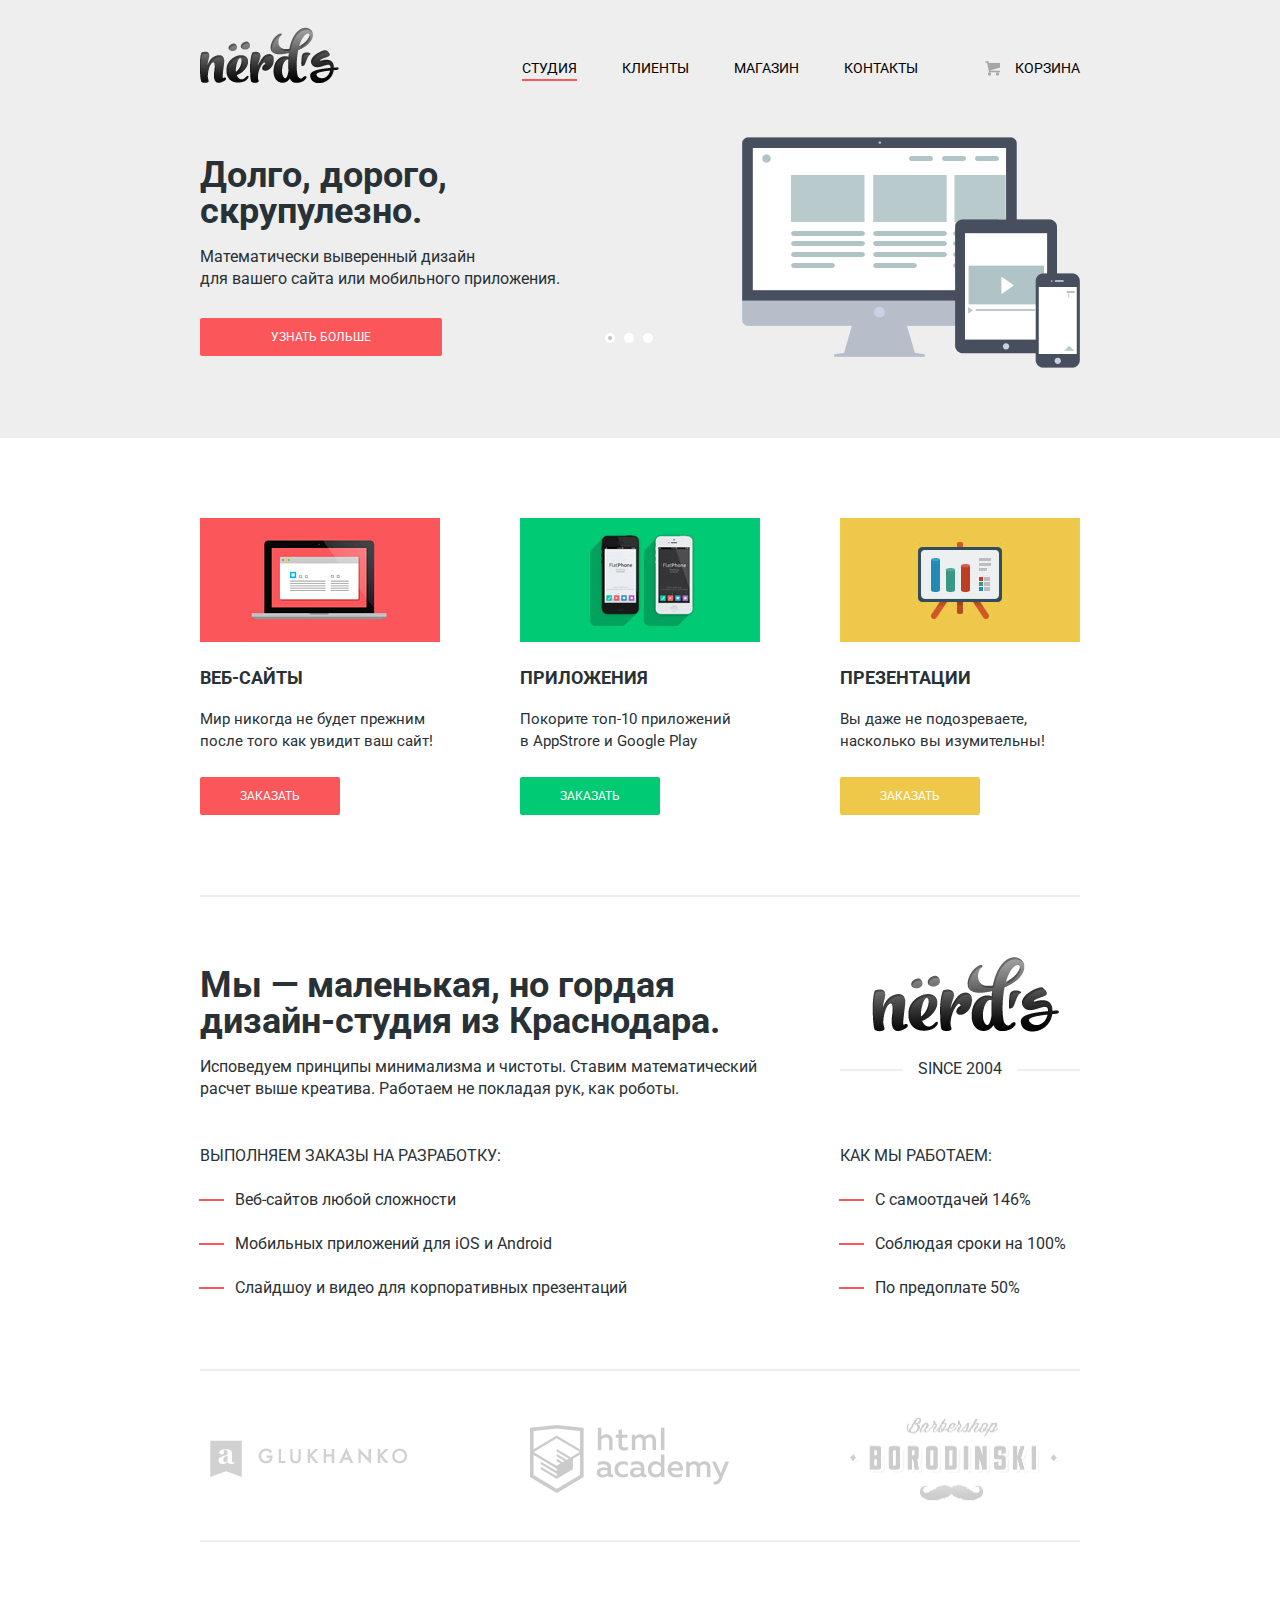
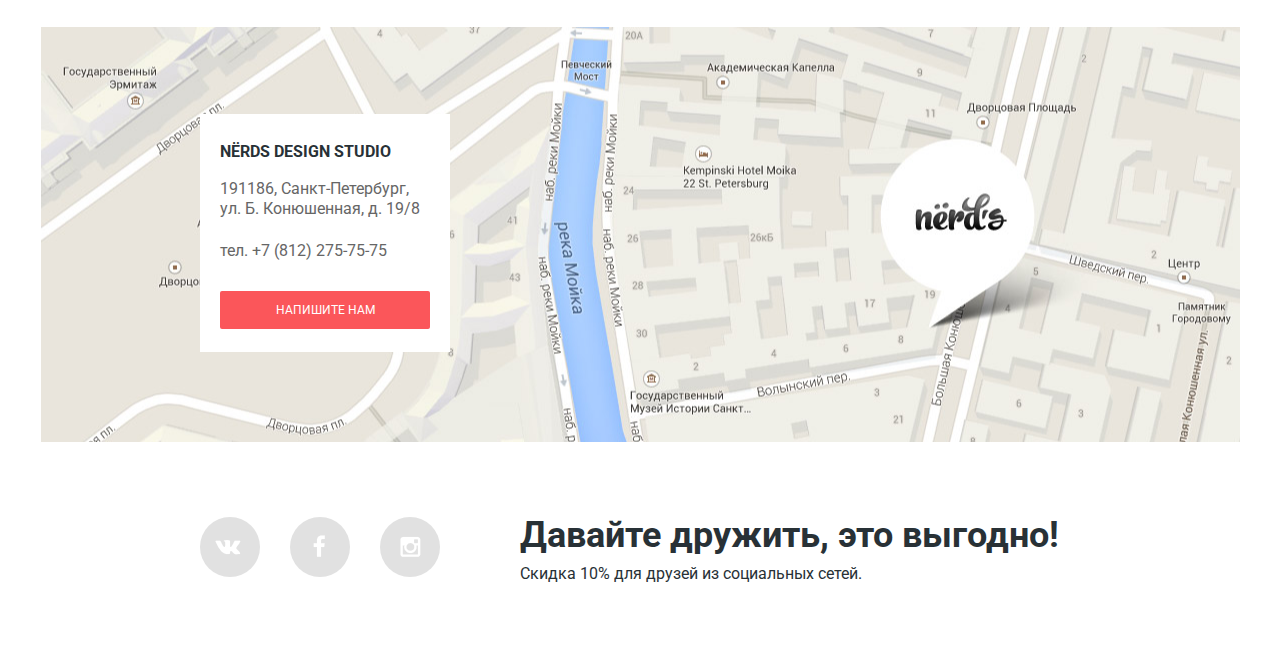
<file: index.html>
<!DOCTYPE html>
<html lang="ru">

<head>
  <meta charset="UTF-8">
  <title>Студия</title>
  <meta name="viewport" content="width=device-width, initial-scale=1.0">
  <meta http-equiv="X-UA-Compatible" content="ie=edge">
  <link href="https://fonts.googleapis.com/css?family=Roboto:400,500,700&amp;subset=cyrillic" rel="stylesheet">
  <link rel="stylesheet" href="css/normalize.css">
  <link rel="stylesheet" href="css/style.css">
</head>

<body>
<header class="page-header">
  <div class="container">

    <section class="page-header__navigation clearfix">
      <a class="page-header__logo">
        <img src="img/logo.png" alt="Логотип" width="139" height="56">
      </a>

      <nav class="main-nav">
        <ul class="main-nav__list">
          <li class="main-nav__item  main-nav__item--current">
            <a>Студия</a>
          </li>
          <li class="main-nav__item">
            <a href="#">Клиенты</a>
          </li>
          <li class="main-nav__item">
            <a href="catalog.html">Магазин</a>
          </li>
          <li class="main-nav__item">
            <a href="#">Контакты</a>
          </li>
          <li class="main-nav__item  main-nav__item--card">
            <a href="#">Корзина</a>
          </li>
        </ul>
      </nav>

    </section>

    <section class="slider">
      <ul class="slider__controls-list">
        <li class="slider__controls-item">
          <input type="radio" name="slider__radio" id="slider__radio--1" checked>
          <label for="slider__radio--1" class="slider__selector slider__selector--1"></label>
        </li>
        <li class="slider__controls-item">
          <input type="radio" name="slider__radio" id="slider__radio--2">
          <label for="slider__radio--2" class="slider__selector slider__selector--2"></label>
        </li>
        <li class="slider__controls-item">
          <input type="radio" name="slider__radio" id="slider__radio--3">
          <label for="slider__radio--3" class="slider__selector slider__selector--3"></label>
        </li>
      </ul>

      <div class="slider__wrapper">
        <div class="slide slide--long slide--show clearfix">
          <b class="slide__caption">Долго, дорого, <br>скрупулезно.</b>
          <p class="slide__text">Математически выверенный дизайн <br>для вашего сайта или мобильного приложения.
          </p>
          <a href="#" class="btn  btn--slide">Узнать больше</a>
        </div>

        <div class="slide slide--mathematics clearfix">
          <b class="slide__caption">Любите ли вы математику, как любим ее мы?</b>
          <p class="slide__text">Нашим дизайнерам мы удаляем нейроны, ответственные за креатив, чтобы дать им
            возможность все просчитать</p>
          <a href="#" class="btn  btn--slide">Узнать больше</a>
        </div>

        <div class="slide slide--hardcore clearfix">
          <b class="slide__caption">Только наркотики, <br>только хардкор!</b>
          <p class="slide__text">Все дизайнерские решения в нашей компании принимаются только под воздействием
            качественных галлюциногенов</p>
          <a href="#" class="btn  btn--slide">Узнать больше</a>
        </div>
      </div>

    </section>

  </div>
</header>

<main class="container">

  <section class="features">
    <ul class="features__list">
      <li class="features__item">

        <div class="feature feature--sites">
          <h2 class="feature__title">Веб-сайты</h2>
          <p class="feature__text">Мир никогда не будет прежним после того как увидит ваш сайт!</p>
          <a href="#" class="btn">Заказать</a>
        </div>

      </li>
      <li class="features__item">

        <div class="feature feature--apps">
          <h2 class="feature__title">Приложения</h2>
          <p class="feature__text">Покорите топ-10 приложений <br>в AppStrore и Google Play</p>
          <a href="#" class="btn btn--green">Заказать</a>
        </div>

      </li>
      <li class="features__item">

        <div class="feature feature--presentations">
          <h2 class="feature__title">Презентации</h2>
          <p class="feature__text">Вы даже не подозреваете, насколько вы изумительны!</p>
          <a href="#" class="btn btn--yellow">Заказать</a>
        </div>

      </li>
    </ul>
  </section>

  <section class="about">
    <div class="about__content clearfix">
      <div class="about__description">
        <b class="about__caption">Мы — маленькая, но гордая дизайн-студия из Краснодара. </b>
        <p class="about__text">Исповедуем принципы минимализма и чистоты. Ставим математический расчет выше
          креатива. Работаем не покладая рук, как роботы.</p>
      </div>
      <div class="about__logo">
        <img src="img/logo-about.png" alt="" width="187" height="75">
        <div class="about__logo-signature">
          <span>Since 2004</span>
        </div>
      </div>
    </div>

    <div class="work clearfix">
      <div class="work__orders">
        <span class="work__caption">Выполняем заказы на разработку:</span>
        <ul class="work__list">
          <li class="work__item">Веб-сайтов любой сложности</li>
          <li class="work__item">Мобильных приложений для iOS и Android</li>
          <li class="work__item">Слайдшоу и видео для корпоративных презентаций</li>
        </ul>
      </div>
      <div class="work__description">
        <span class="work__caption">Как мы работаем:</span>
        <ul class="work__list">
          <li class="work__item">С самоотдачей 146%</li>
          <li class="work__item">Соблюдая сроки на 100%</li>
          <li class="work__item">По предоплате 50%</li>
        </ul>
      </div>
    </div>
  </section>

  <section class="partners">
    <ul class="partners__list">
      <li class="partners__item">
        <a href="#" class="partners__link">
          <img src="img/links-logo-glukhanko.png" alt="Glukhanko" width="198" height="37">
        </a>
      </li>
      <li class="partners__item">
        <a href="#" class="partners__link">
          <img src="img/links-logo-academy.png" alt="Html Academy" width="199" height="68">
        </a>
      </li>
      <li class="partners__item">
        <a href="#" class="partners__link">
          <img src="img/links-logo-borodinski.png" alt="Borodinski" width="209" height="86">
        </a>
      </li>
    </ul>
  </section>

</main>

<footer class="page-footer">

  <div class="map">
    <script type="text/javascript" charset="utf-8" async
            src="https://api-maps.yandex.ru/services/constructor/1.0/js/?um=constructor%3A8-a-YLvhaWGbNoHp4osRyH8Ke42WUHDy&amp;width=100%25&amp;height=416&amp;lang=ru_RU&amp;scroll=true"></script>
  </div>

  <section class="social">
    <div class="container clearfix">

      <section class="adress">
        <h2 class="adress__title">NЁRDS DESIGN STUDIO</h2>
        <p class="adress__text">191186, Санкт-Петербург, ул. Б. Конюшенная, д. 19/8</p>
        <p class="adress__number">тел. +7 (812) 275-75-75</p>
        <a href="#" id="open-contact" class="btn  btn--block">Напишите нам</a>
      </section>

      <div class="social__links">
        <a href="#" class="social__btn  social__btn--vk">Мы в Вконтакте</a>
        <a href="#" class="social__btn  social__btn--fb">Мы в Фейсбуке</a>
        <a href="#" class="social__btn  social__btn--ins">Мы в Инстаграме</a>
      </div>

      <div class="social__promo">
        <b class="social__caption">Давайте дружить, это выгодно!</b>
        <p class="social__text">Скидка 10% для друзей из социальных сетей.</p>
      </div>

    </div>
  </section>

</footer>

<div class="modal-dialog">
  <div class="modal-dialog__close"></div>

  <form action="" class="dialog">
    <label class="dialog__name">Ваше имя:
      <input type="text" placeholder="Представьтесь пожалуйста">
    </label>
    <label class="dialog__mail">Ваш e-mail:
      <input type="text" placeholder="Для отправки ответа">
    </label>
    <label class="dialog__text">Текст письма:
      <textarea name="text" rows="4"
              cols="79">В свободной форме</textarea>
    </label>
    <button class="btn  btn--block">Отправить</button>
  </form>

</div>

  <script src="https://ajax.googleapis.com/ajax/libs/jquery/3.2.1/jquery.min.js"></script>
  <script src="js/script.js"></script>
</body>

</html>
</file>
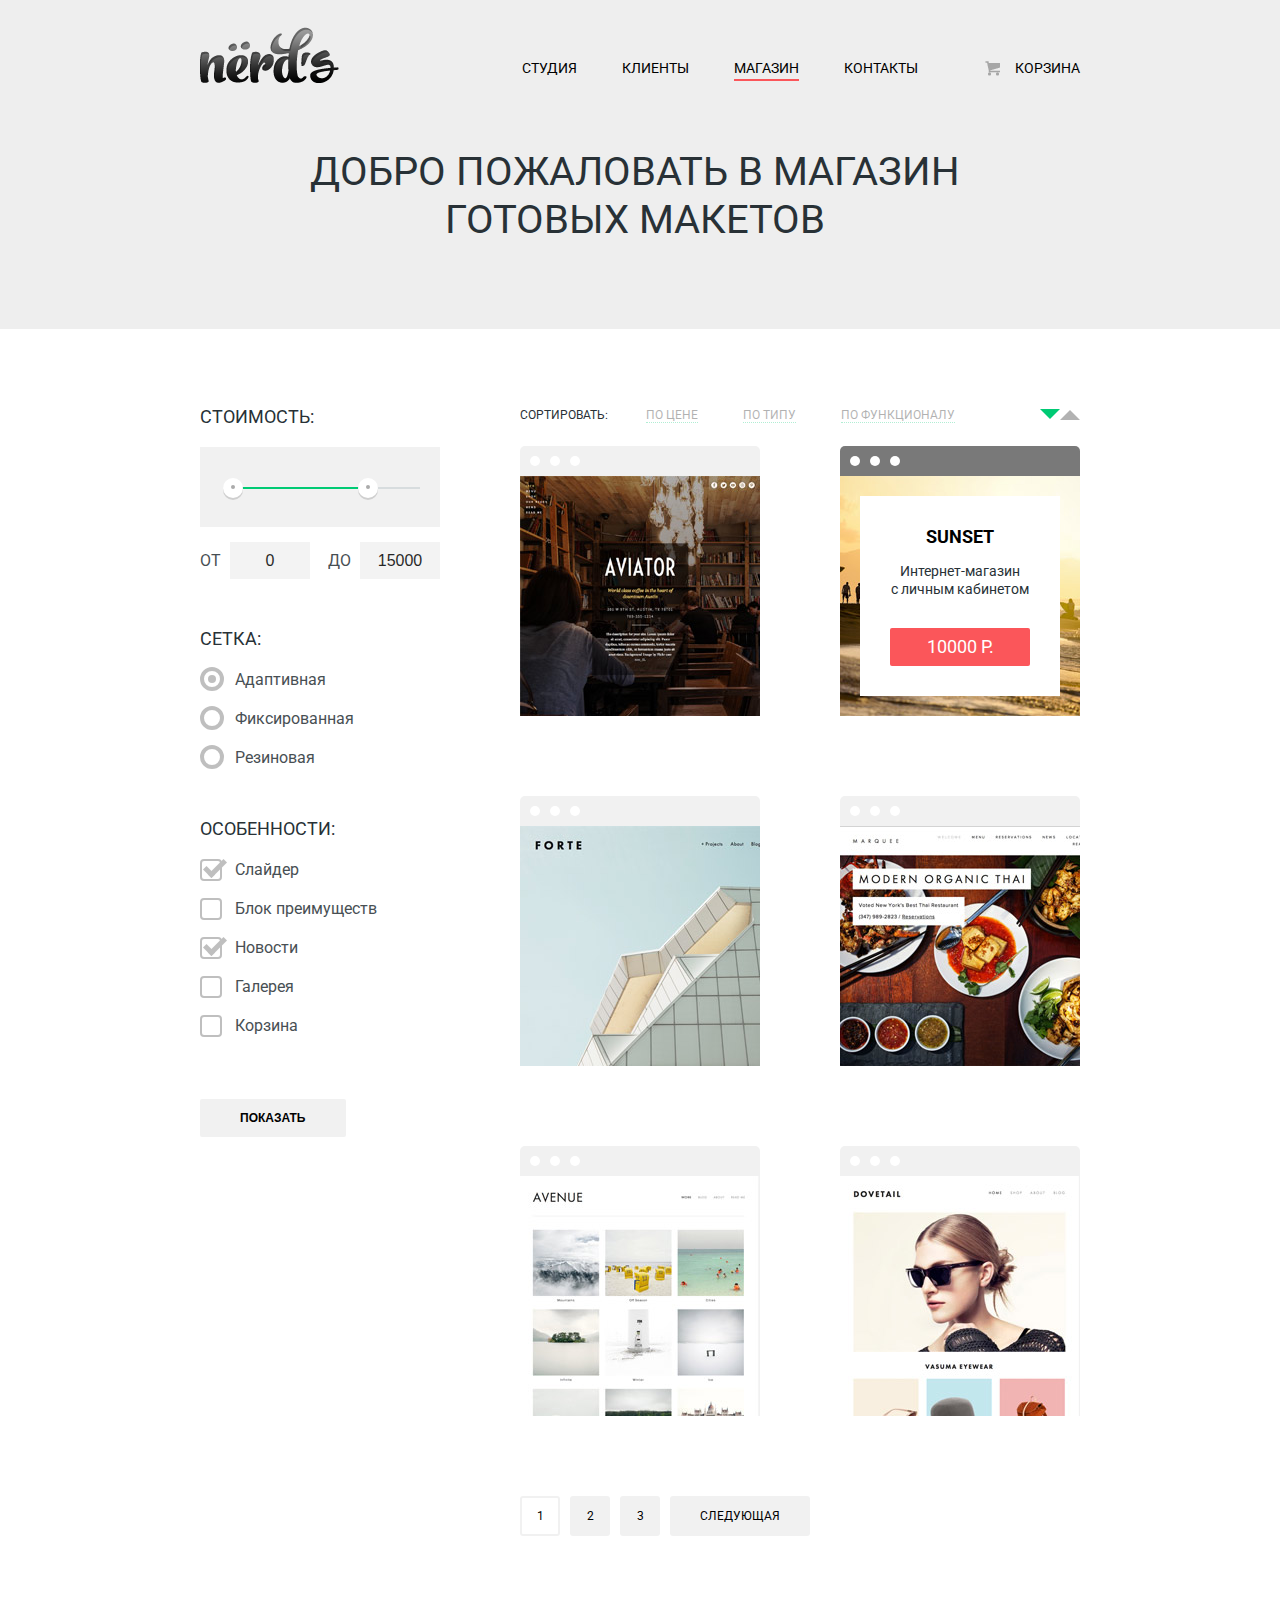
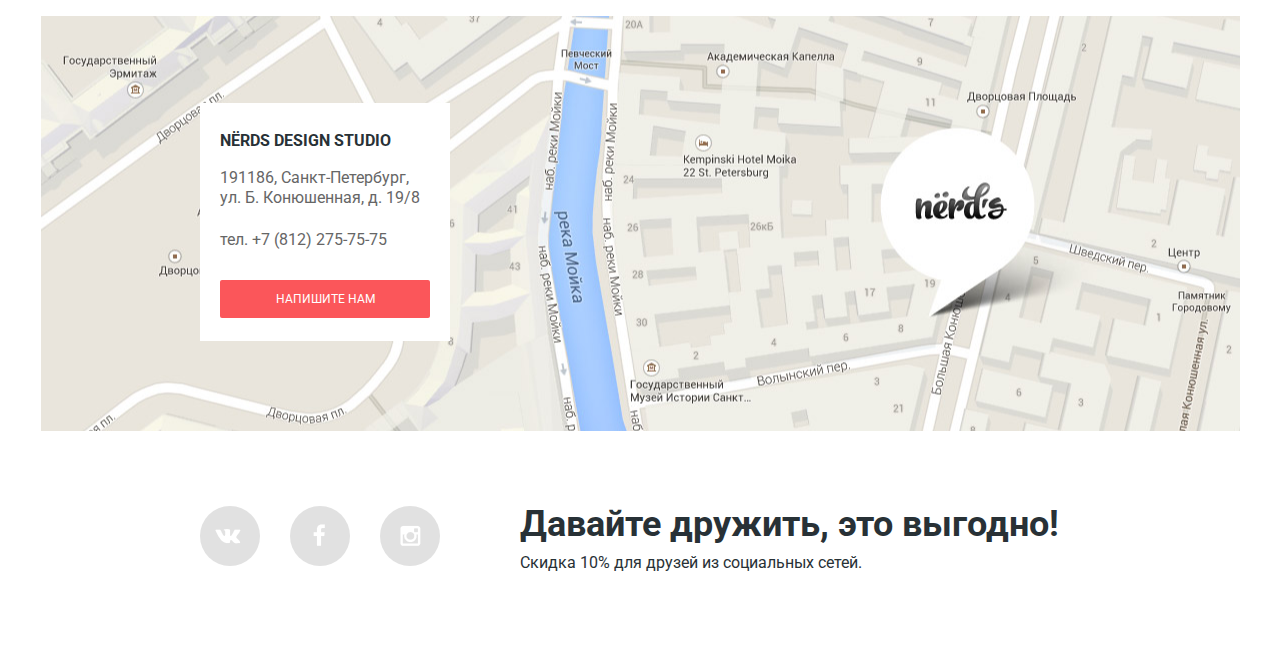
<file: catalog.html>
<!DOCTYPE html>
<html lang="ru">

<head>
  <meta charset="UTF-8">
  <title>Магазин</title>
  <meta name="viewport" content="width=device-width, initial-cost=1.0">
  <meta http-equiv="X-UA-Compatible" content="ie=edge">
  <link href="https://fonts.googleapis.com/css?family=Roboto:400,500,700&amp;subset=cyrillic" rel="stylesheet">
  <link rel="stylesheet" href="css/normalize.css">
  <link rel="stylesheet" href="css/style.css">
</head>

<body>
<header class="page-header">
  <div class="container">
    <section class="page-header__navigation clearfix">
      <a href="index.html" class="page-header__logo">
        <img src="img/logo.png" alt="Логотип" width="139" height="56">
      </a>

      <nav class="main-nav">
        <ul class="main-nav__list">
          <li class="main-nav__item">
            <a href="index.html">Студия</a>
          </li>
          <li class="main-nav__item">
            <a href="#">Клиенты</a>
          </li>
          <li class="main-nav__item  main-nav__item--current">
            <a>Магазин</a>
          </li>
          <li class="main-nav__item">
            <a href="#">Контакты</a>
          </li>
          <li class="main-nav__item  main-nav__item--card">
            <a href="#">Корзина</a>
          </li>
        </ul>
      </nav>

    </section>
    <div class="page-header__caption">
      <span>Добро пожаловать в магазин <br>готовых макетов</span>
    </div>
  </div>
</header>

<main class="container clearfix">
  <form class="filters" action="">

    <fieldset class="cost">
      <legend>Стоимость:</legend>
      <div class="cost__scale">
        <div id="slider"></div>
      </div>
      <label class="cost__input-start">От
        <input id="input1" type="text" name="cost__input--start" value="0">
      </label>
      <label class="cost__input-end">До
        <input id="input2" type="text" name="cost__input--end" value="15000">
      </label>
    </fieldset>

    <fieldset class="grid">
      <legend>Сетка:</legend>
      <input type="radio" id="grid__radio--1" name="grid__radio" checked>
      <label for="grid__radio--1">Адаптивная</label>
      <input type="radio" id="grid__radio--2" name="grid__radio">
      <label for="grid__radio--2">Фиксированная</label>
      <input type="radio" id="grid__radio--3" name="grid__radio">
      <label for="grid__radio--3">Резиновая</label>
    </fieldset>

    <fieldset class="properties">
      <legend>Особенности:</legend>
      <input type="checkbox" id="properties__checkbox--1" name="properties__checkbox--1" checked>
      <label for="properties__checkbox--1">Слайдер</label>
      <input type="checkbox" id="properties__checkbox--2" name="properties__checkbox--1">
      <label for="properties__checkbox--2">Блок преимуществ</label>
      <input type="checkbox" id="properties__checkbox--3" name="properties__checkbox--1" checked>
      <label for="properties__checkbox--3">Новости</label>
      <input type="checkbox" id="properties__checkbox--4" name="properties__checkbox--1">
      <label for="properties__checkbox--4">Галерея</label>
      <input type="checkbox" id="properties__checkbox--5" name="properties__checkbox--1">
      <label for="properties__checkbox--5">Корзина</label>

    </fieldset>

    <button class="btn btn--gray">Показать</button>
  </form>

  <section class="catalog">

    <div class="sorting clearfix">
      <span>Сортировать:</span>
      <a href="#" class="sorting__cost">По цене</a>
      <a href="#" class="sorting__type">По типу</a>
      <a href="#" class="sorting__functional">По функционалу</a>
      <div class="sorting__method">
        <a href="#" class="sorting__down sorting__method--current"></a>
        <a href="#" class="sorting__up"></a>
      </div>
    </div>

    <ul class="catalog__list-item">

      <li class="catalog__item  layout">
        <ul class="layout__circles">
          <li></li>
          <li></li>
          <li></li>
        </ul>
        <img src="img/layout-aviator.jpg" alt="" width="240" height="240">
        <div class="layout__description">
          <h2 class="layout__title">Aviator</h2>
          <p>Одностраничный макет с авторским дизайном</p>
          <a href="" class="btn btn--big-font">8000 P.</a>
        </div>
      </li>

      <li class="catalog__item  layout layout--sunset">
        <ul class="layout__circles">
          <li></li>
          <li></li>
          <li></li>
        </ul>
        <img src="img/layout-sunset.jpg" alt="" width="240" height="240">
        <div class="layout__description">
          <h2 class="layout__title">Sunset</h2>
          <p>Интернет-магазин <br>с личным кабинетом</p>
          <a href="" class="btn btn--big-font">10000 P.</a>
        </div>
      </li>

      <li class="catalog__item  layout">
        <ul class="layout__circles">
          <li></li>
          <li></li>
          <li></li>
        </ul>
        <img src="img/layout-forte.jpg" alt="" width="240" height="240">
      </li>

      <li class="catalog__item  layout">
        <ul class="layout__circles">
          <li></li>
          <li></li>
          <li></li>
        </ul>
        <img src="img/layout-modern.jpg" alt="" width="240" height="240">
      </li>

      <li class="catalog__item  layout">
        <ul class="layout__circles">
          <li></li>
          <li></li>
          <li></li>
        </ul>
        <img src="img/layout-avenue.jpg" alt="" width="239" height="240">
      </li>

      <li class="catalog__item  layout">
        <ul class="layout__circles">
          <li></li>
          <li></li>
          <li></li>
        </ul>
        <img src="img/layout-dovetail.jpg" alt="" width="239" height="240">
      </li>

    </ul>

    <ul class="pagination">
      <li>
        <a class="current">1</a>
      </li>
      <li>
        <a href="#">2</a>
      </li>
      <li>
        <a href="#">3</a>
      </li>
      <li class="pagination__next">
        <a href="#">Следующая</a>
      </li>
    </ul>
    </div>
  </section>
</main>

<footer class="page-footer">
  </section>
  <div class="map">
    <script type="text/javascript" charset="utf-8" async
            src="https://api-maps.yandex.ru/services/constructor/1.0/js/?um=constructor%3A8-a-YLvhaWGbNoHp4osRyH8Ke42WUHDy&amp;width=100%25&amp;height=416&amp;lang=ru_RU&amp;scroll=true"></script>
  </div>

  <section class="social">
    <div class="container clearfix">

      <section class="adress">
        <h2 class="adress__title">NЁRDS DESIGN STUDIO</h2>
        <p class="adress__text">191186, Санкт-Петербург, ул. Б. Конюшенная, д. 19/8</p>
        <p class="adress__number">тел. +7 (812) 275-75-75</p>
        <a href="#" id="open-contact" class="btn  btn--block">Напишите нам</a>
      </section>

      <div class="social__links">
        <a href="#" class="social__btn  social__btn--vk">Мы в Вконтакте</a>
        <a href="#" class="social__btn  social__btn--fb">Мы в Фейсбуке</a>
        <a href="#" class="social__btn  social__btn--ins">Мы в Инстаграме</a>
      </div>
      <div class="social__promo">
        <b class="social__caption">Давайте дружить, это выгодно!</b>
        <p class="social__text">Скидка 10% для друзей из социальных сетей.</p>
      </div>
    </div>
  </section>

</footer>

<div class="modal-dialog">
  <div class="modal-dialog__close"></div>

  <form action="" class="dialog">
    <label class="dialog__name">Ваше имя:
      <input type="text" placeholder="Представьтесь пожалуйста">
    </label>
    <label class="dialog__mail">Ваш e-mail:
      <input type="text" placeholder="Для отправки ответа">
    </label>
    <label class="dialog__text">Текст письма:
      <textarea name="text" rows="4"
              cols="79">В свободной форме</textarea>
    </label>
    <button class="btn  btn--block">Отправить</button>
  </form>

</div>

<script src="https://ajax.googleapis.com/ajax/libs/jquery/3.2.1/jquery.min.js"></script>
<script src="js/nouislider.min.js"></script>
<script src="js/vNumb.js"></script>
<script src="js/script.js"></script>
</body>

</html>
</file>
<file: css/style.css>
.container {
    margin: 0 auto;
    padding: 0 10px;
    width: 880px;
}

.clearfix::after {
    clear: both;
    content: '';
    display: table;
}

.btn {
    background: #fb565a;
    border: none;
    border-radius: 2px;
    box-sizing: border-box;
    color: #ffffff;
    cursor: pointer;
    display: inline-block;
    font-size: 12px;
    line-height: 18px;
    outline: none;
    padding: 10px 40px;
    text-decoration: none;
    text-transform: uppercase;
}

.btn:hover {
    background-color: #d6494d;
}

.btn:active {
    background-color: #b63538;
}

.btn--gray {
    background: #f1f1f1;
    color: #000000;
    font-weight: bold;
}

.btn--gray:hover {
    background-color: #e5e5e5;
}

.btn--gray:active {
    background-color: #d5d5d5;
    box-shadow: 0 3px rgba(0, 0, 0, 0.15) inset;
}

.btn--green {
    background-color: #00ca74;
}

.btn--green:hover {
    background-color: #01a25e;
}

.btn--green:active {
    background-color: #009053;
}

.btn--yellow {
    background-color: #efc84a;
}

.btn--yellow:hover {
    background-color: #d6ae2c;
}

.btn--yellow:active {
    background-color: #c09b24;
}

.btn--slide {
    padding-left: 71px;
    padding-right: 71px;
}

.btn--block {
    display: block;
    text-align: center;
    width: 100%;
}

.btn--big-font {
    display: block;
    font-size: 18px;
    margin: 0 10px;
    padding: 10px 35px;
}

body {
    background: #ffffff;
    color: #283136;
    font-family: 'Roboto', sans-serif;
    font-size: 16px;
    font-weight: 400;
    line-height: 22px;
}

.page-header {
    background: #eeeeee;
}

.page-header__navigation {
    padding-bottom: 38px;
}

.page-header__logo {
    float: left;
    margin-top: 27px;
}

.main-nav {
    float: right;
}

.main-nav__list {
    font-size: 0;
    list-style: none;
    margin: 0;
    padding: 0;
}

.main-nav__item {
    display: inline-block;
    font-size: 14px;
    line-height: 30px;
    margin-right: 45px;
    margin-top: 53px;
}

.main-nav__item a {
    color: #000000;
    padding-bottom: 3px;
    text-decoration: none;
    text-transform: uppercase;
}

.main-nav__item a:hover {
    color: #01a25e;
}

.main-nav__item a:active {
    opacity: 0.5;
}

.main-nav__item--current a {
    border-bottom: 2px solid #fb565a;
}

.main-nav__item--current a:hover {
    color: #000000;
    cursor: default;
}

.main-nav__item--card {
    margin-right: 0;
}

.main-nav__item--card a {
    background: url("pic/sprite.png") -50px -49px no-repeat;
    margin-left: 22px;
    padding-left: 30px;
}

.main-nav__item--card a:hover {
    background-position: -50px -164px;
}

.slider {
    position: relative;
    min-height: 311px;
}

.slider__controls-list {
    bottom: 84px;
    font-size: 0;
    left: 365px;
    position: absolute;
}

.slider__controls-item {
    display: inline-block;
    margin-right: 9px;
}

.slider__controls-item input {
    display: none;
}

.slider__controls-item label {
    background-color: #ffffff;
    border-radius: 50%;
    display: block;
    height: 10px;
    position: relative;
    width: 10px;
}

.slider__controls-item label::after {
    background: #ffffff;
    border-radius: 50%;
    content: "";
    display: block;
    height: 4px;
    left: 3px;
    position: absolute;
    top: 3px;
    width: 4px;
}

.slider__controls-item input:checked + label::after {
    background: #c1c1c1;
}

.slide {
    width: 100%;
    position: absolute;
    left: 0;
    top: 0;
    box-sizing: border-box;
    min-height: 311px;
    padding: 30px 400px 31px 0;
}

.slide--long {
    background: url("pic/img-slide-long.png") right 10px no-repeat;
    display: none;
}

.slide--mathematics {
    background: url("pic/img-slide-mathematics.png") 638px 13px no-repeat;
    display: none;
}

.slide--hardcore {
    background: url("pic/img-slide-hardcore.png") 540px -10px no-repeat;
    display: none;
}

.slide--show {
    display: block;
}

.slide__caption {
    font-size: 36px;
    line-height: 36px;
}

.slide__text {
    margin: 0;
    padding: 17px 0 28px;
}

.features {
    border-bottom: 2px solid #eeeeee;
    padding: 80px 0;
}

.features__list {
    font-size: 0;
    list-style: none;
    margin: 0;
    padding: 0;
}

.features__item {
    display: inline-block;
    font-size: 16px;
    margin-right: 80px;
    vertical-align: top;
    width: 240px;
}

.features__item:nth-child(3n) {
    margin-right: 0;
}

.feature {
    padding-top: 145px;
}

.feature--sites {
    background: url("pic/icon-featues-sites.jpg") left top no-repeat;
}

.feature--apps {
    background: url("pic/icon-featues-apps.jpg") left top no-repeat;
}

.feature--presentations {
    background: url("pic/icon-featues-presentations.jpg") left top no-repeat;
}

.feature__title {
    font-size: 18px;
    line-height: 30px;
    margin: 0;
    padding: 0;
    padding-bottom: 15px;
    text-transform: uppercase;
}

.feature__text {
    font-size: 15px;
    margin: 0;
    padding: 0;
    padding-bottom: 25px;
}

.about {
    border-bottom: 2px solid #eeeeee;
    padding: 60px 0 48px;
}

.about__content {
    margin-bottom: 45px;
}

.about__description {
    float: left;
    width: 600px;
}

.about__caption {
    display: block;
    font-size: 36px;
    line-height: 36px;
    padding-top: 10px;
}

.about__text {
    margin: 0;
    padding-top: 17px;
}

.about__logo {
    float: right;
    text-align: center;
    width: 240px;
}

.about__logo img {
    margin-bottom: 20px;
    margin-left: 10px;
}

.about__logo .about__logo-signature {
    display: block;
    position: relative;
    text-align: center;
    text-transform: uppercase;
}

.about__logo .about__logo-signature::after {
    background: #eeeeee;
    content: "";
    display: block;
    height: 2px;
    position: absolute;
    top: 50%;
    width: 100%;
}

.about__logo-signature span {
    /*display: block;*/
    background: #ffffff;
    padding: 0 15px;
    position: relative;
    z-index: 10;
}

.work__orders {
    float: left;
    width: 620px;
}

.work__description {
    float: right;
    width: 240px;
}

.work__caption {
    text-transform: uppercase;
}

.work__list {
    list-style: none;
    margin: 0;
    margin-top: 22px;
    padding: 0;
    padding-left: 35px;
}

.work__item {
    padding-bottom: 22px;
    position: relative;
}

.work__item::before {
    background: #fb565a;
    content: "";
    display: block;
    height: 2px;
    left: -36px;
    position: absolute;
    top: 10px;
    width: 25px;
}

.partners {
    border-bottom: 2px solid #eeeeee;
    margin-bottom: 85px;
}

.partners__list {
    font-size: 0;
    list-style: none;
    margin: 0;
    padding: 30px 0;
}

.partners__item {
    display: inline-table;
    font-size: 16px;
    height: 105px;
    margin-right: 80px;
    position: relative;
    vertical-align: top;
    width: 240px;
}

.partners__item:nth-child(3n) {
    margin-right: 0;
}

.partners__link {
    display: table-cell;
    opacity: 0.2;
    padding-left: 10px;
    padding-top: 7%;
    vertical-align: middle;
}

.partners__link:hover,
.partners__link:active {
    opacity: 1;
}

.map {
    background: url('pic/bg-map.jpg') 50% 50% no-repeat;
    height: 415px;
}

.adress {
    background: #ffffff;
    box-sizing: border-box;
    padding: 23px 20px;
    position: absolute;
    width: 250px;
    top: -403px;
    left: 10px;
    z-index: 2;
}

.adress__title {
    font-size: 16px;
    line-height: 30px;
    margin: 0;
    padding: 0;
}

.adress__text {
    color: #666666;
    font-size: 16px;
    line-height: 20px;
    margin: 0;
    padding: 12px 0;
}

.adress__number {
    color: #666666;
    font-size: 16px;
    line-height: 20px;
    margin: 0;
    padding: 10px 0 30px;
}

.social {
    padding: 75px 0;
}

.social .container {
    position: relative;
}

.social__links {
    float: left;
    font-size: 0;
    width: 300px;
}

.social__btn {
    background: #e1e1e1 url("pic/sprite.png") no-repeat;
    border-radius: 50px;
    display: inline-block;
    height: 60px;
    margin-right: 30px;
    width: 60px;
}

.social__btn:hover {
    background-color: #fb565a;
}

.social__btn:active {
    background-color: #d6494d;
}

.social__btn--vk {
    background-position: -35px -500px;
}

.social__btn--fb {
    background-position: -27px -262px;
}

.social__btn--ins {
    background-position: -30px -383px;
}

.social__promo {
    float: right;
    width: 560px;
}

.social__caption {
    font-size: 36px;
    line-height: 36px;
}

.social__text {
    margin: 0;
    padding: 10px 0;
}

.modal-dialog {
    background: #ffffff;
    bottom: 250px;
    box-shadow: 0 20px 40px rgba(0, 1, 1, 0.75);
    box-sizing: border-box;
    display: none;
    height: 417px;
    left: 50%;
    margin-left: -315px;
    padding: 55px 90px 50px 80px;
    position: fixed;
    width: 630px;
    z-index: 20;
}

.modal-dialog--show {
    display: block;
}

.modal-dialog__close {
    background: #fb565a;
    border-radius: 50%;
    height: 40px;
    position: absolute;
    right: 6px;
    top: 7px;
    width: 40px;
}

.modal-dialog__close::before,
.modal-dialog__close::after {
    background: #ffffff;
    content: "";
    display: block;
    height: 5px;
    left: 7px;
    position: absolute;
    top: 18px;
    transform: rotate(45deg);
    width: 26px;
}

.modal-dialog__close::after {
    transform: rotate(-45deg);
}

.dialog {
    font-size: 0;
    margin: 0;
    padding: 0;
    width: 460px;
}

.dialog label {
    display: inline-block;
    font-size: 16px;
    line-height: 18px;
}

.dialog input {
    border: 2px solid #eeeeee;
    border-radius: 2px;
    box-sizing: border-box;
    color: #000000;
    font-size: 12px;
    font-weight: 500;
    line-height: 18px;
    margin: 9px 0 18px;
    outline: none;
    padding: 9px 12px;
    text-transform: uppercase;
    width: 220px;
}

.dialog input:hover,
.dialog__text textarea:hover {
    border-color: #a2a9ac;
}

.dialog input:focus,
.dialog__text textarea:focus {
    border-color: #56bffb;
}

.dialog__text textarea {
    border: 2px solid #eeeeee;
    border-radius: 2px;
    color: #000000;
    font-size: 12px;
    line-height: 18px;
    margin: 11px 0 42px;
    outline: none;
    padding: 7px 12px 12px;
    text-transform: uppercase;
}

.dialog__name {
    margin-right: 20px;
    width: 220px;
}

.dialog__mail {
    width: 220px;
}

.page-header__caption {
    font-size: 40px;
    line-height: 48px;
    padding: 21px 41px 85px 30px;
    text-align: center;
    text-transform: uppercase;
}

.filters {
    float: left;
    margin: 73px 80px 0 0;
    padding: 0;
    width: 240px;
}

.filters legend {
    font-size: 18px;
    line-height: 30px;
    margin: 0 0 15px;
    padding: 0;
    text-transform: uppercase;
}

.filters fieldset {
    border: 0;
    margin: 0 0 28px;
    padding: 0;
}

.filters label {
    opacity: 0.85;
}

.filters label:hover {
    opacity: 1;
}

.filters .cost {
    margin-bottom: 45px;
}

.cost__scale {
    background: #f1f1f1;
    height: 80px;
    margin-bottom: 15px;
    box-sizing: border-box;
    padding-top: 40px;
    padding-left: 40px;
}

.cost label {
    text-transform: uppercase;
}

.cost__input-start {
    margin-right: 14px;
}

.cost input {
    background: #f1f1f1;
    border: none;
    box-sizing: border-box;
    color: #000000;
    font-size: 16px;
    height: 37px;
    line-height: 22px;
    margin-left: 5px;
    outline: none;
    text-align: center;
    width: 80px;
}

.grid input {
    display: none;
}

.grid label,
.properties label {
    display: block;
    padding-bottom: 17px;
    padding-left: 35px;
    position: relative;
}

.grid label::before {
    border: 4px solid #b5b5b5;
    border-radius: 50%;
    content: "";
    display: block;
    height: 16px;
    left: 0;
    position: absolute;
    top: -2px;
    width: 16px;
}

.grid label::after {
    background: #b5b5b5;
    border-radius: 50%;
    content: "";
    display: none;
    height: 8px;
    left: 8px;
    position: absolute;
    top: 6px;
    width: 8px;
}

.grid input:checked + label::after {
    display: block;
}

.filters .properties {
    margin-bottom: 45px;
}

.properties input {
    display: none;
}

.properties label::before {
    border: 2px solid #b5b5b5;
    border-radius: 4px;
    content: "";
    display: block;
    height: 18px;
    left: 0;
    position: absolute;
    top: 0;
    width: 18px;
}

.properties label::after {
    border: 5px solid #b5b5b5;
    border-right: none;
    border-top: none;
    content: "";
    display: none;
    height: 7px;
    left: 4px;
    position: absolute;
    top: 1px;
    transform: rotate(-45deg);
    width: 17px;
}

.properties input:checked + label::after {
    display: block;
}

.filters input:disabled + label,
.filters input:disabled + label::before,
.filters input:disabled + label::after {
    opacity: 0.4;
}

.catalog {
    float: left;
    padding-top: 77px;
    width: 560px;
}

.sorting {
    font-size: 12px;
    line-height: 18px;
    margin-bottom: 22px;
    text-transform: uppercase;
}

.sorting span {
    margin-right: 35px;
}

.sorting span:hover {
    cursor: default;
}

.sorting a {
    border-bottom: 1px dotted #00ca74;
    color: #000000;
    margin-right: 42px;
    opacity: 0.3;
    text-decoration: none;
}

.sorting a:hover {
    border-bottom-style: solid;
    opacity: 1;
}

.sorting a:active {
    border-bottom: none;
}

.sorting .sorting__method {
    float: right;
}

.sorting .sorting__down,
.sorting .sorting__up {
    border: 10px solid #000000;
    border-bottom-width: 0;
    border-left-color: transparent;
    border-right-color: transparent;
    display: inline-block;
    margin: 0;
    padding: 0;
}

.sorting .sorting__method--current {
    border-top-color: #00ca74;
    opacity: 1;
}

.sorting .sorting__up {
    border-bottom-width: 10px;
    border-top-width: 0;
    float: right;
    padding-top: 4px;
}

.catalog__list-item {
    font-size: 0;
    list-style: none;
    margin: 0;
    padding: 0;
}

.catalog__item {
    display: inline-block;
    margin-bottom: 80px;
    margin-right: 80px;
    vertical-align: top;
}

.catalog__item:nth-child(2n) {
    margin-right: 0;
}

.layout {
    background: #f1f1f1;
    border-radius: 5px 5px 0 0;
    height: 270px;
    padding: 0;
    position: relative;
    width: 240px;
}

.layout:hover .layout__circles {
    background: #797979;
}

.layout:hover .layout__description {
    display: block;
}

.layout--sunset .layout__circles {
    background: #797979;
}

.layout--sunset .layout__description {
    display: block;
}

.layout__circles {
    font-size: 0;
    line-height: 0;
    list-style: none;
    margin: 0;
    padding: 10px;
    border-radius: 5px 5px 0 0;
}

.layout__circles li {
    background: #ffffff;
    border-radius: 50%;
    display: inline-block;
    height: 10px;
    margin-right: 10px;
    vertical-align: top;
    width: 10px;
}

.layout img {
    vertical-align: top;
}

.layout__description {
    background: #ffffff;
    bottom: 20px;
    box-sizing: border-box;
    display: none;
    height: 200px;
    left: 20px;
    padding: 30px 20px;
    position: absolute;
    text-align: center;
    width: 200px;
}

.layout__title {
    color: #000000;
    font-size: 18px;
    margin: 0;
    padding: 0;
    text-align: center;
    text-transform: uppercase;
}

.layout__description p {
    font-size: 14px;
    line-height: 18px;
    margin-bottom: 30px;
    text-align: center;
}

.pagination {
    font-size: 0;
    list-style: none;
    margin: 0;
    margin-bottom: 80px;
    padding: 0;
}

.pagination li {
    display: inline-block;
    margin-right: 10px;
    vertical-align: top;
}

.pagination .current {
    background: #ffffff;
    border: 2px solid #f1f1f1;
    padding: 9px 5px;
}

.pagination .current:hover {
    background: #ffffff;
    cursor: default;
}

.pagination .current:active {
    background-color: #ffffff;
    box-shadow: none;
}

.pagination a {
    background: #f1f1f1;
    border-radius: 3px;
    box-sizing: border-box;
    color: #000000;
    display: block;
    font-size: 12px;
    height: 40px;
    line-height: 18px;
    padding: 11px 5px;
    text-align: center;
    text-decoration: none;
    text-transform: uppercase;
    width: 40px;
}

.pagination a:hover {
    background-color: #e5e5e5;
}

.pagination a:active {
    background-color: #d5d5d5;
    box-shadow: 0 3px rgba(0, 0, 0, 0.15) inset;
}

.pagination__next a {
    width: 140px;
}

/* основные свойства */
.noUi-target,
.noUi-target * {
    touch-action: none;
    user-select: none;
    box-sizing: border-box;
}

.noUi-target {
    position: relative;
    direction: ltr;
}

.noUi-base {
    width: 100%;
    height: 100%;
    position: relative;
    z-index: 1;
}

.noUi-origin {
    position: absolute;
    height: 0;
    width: 0;
}

/* горизонтальная полоса слайдера */
.noUi-horizontal {
    height: 2px;
    width: 180px;
    background-color: #d7dcde;
}

/* промежуток между ползунками */
.noUi-connect {
    position: absolute;
    right: 0;
    top: 0;
    left: 0;
    bottom: 0;
    background: #00ca74;
}

/*ползунки */
.noUi-handle {
    position: relative;
    z-index: 1;
    left: -17px;
    top: -9px;
    width: 20px;
    height: 20px;
    background-color: white;
    box-shadow: 0 2px 0 rgba(0, 1, 1, 0.14);
    border-radius: 50%;
    outline: none;
}

.noUi-handle:after {
    content: "";
    display: block;
    position: absolute;
    left: 8px;
    top: 7px;
    width: 4px;
    height: 4px;
    border-radius: 50%;
    background-color: #ababab;
}
</file>
